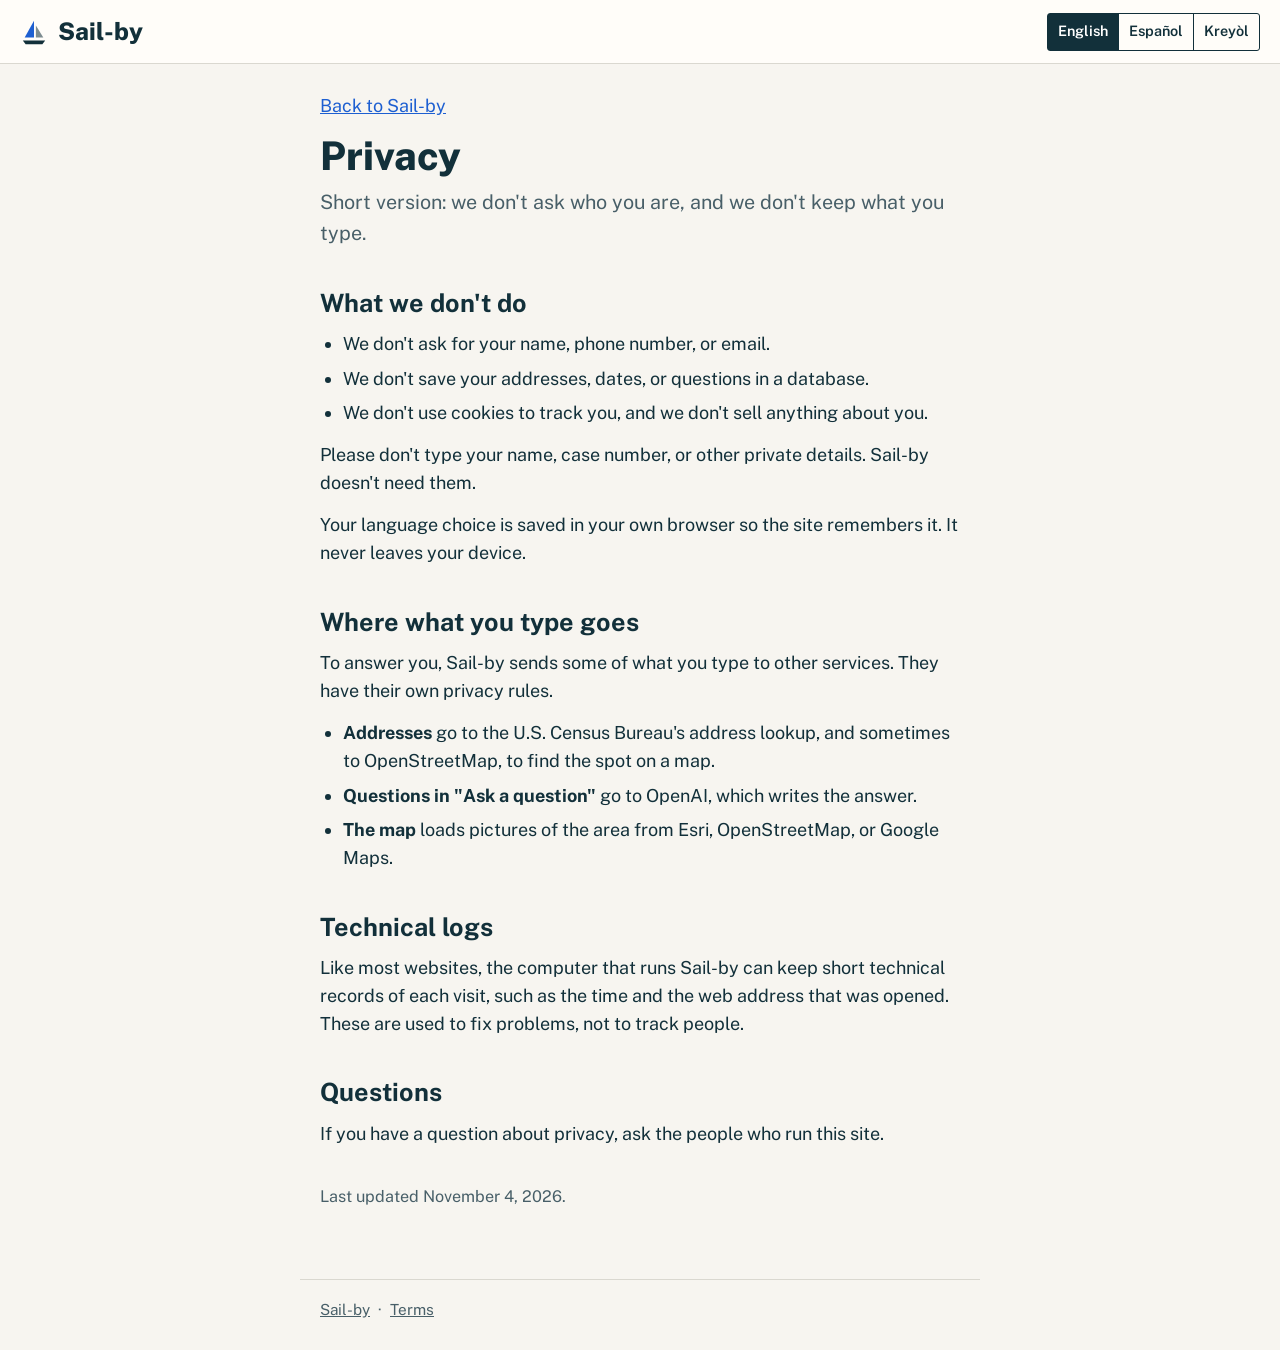
<file: static/privacy.html>
<!DOCTYPE html>
<html lang="en">
<head>
<meta charset="utf-8">
<meta name="viewport" content="width=device-width, initial-scale=1">
<title>Privacy | Sail-by</title>
<meta name="description" content="What Sail-by does and doesn't keep: no name, no account, and your addresses, dates, and questions are not saved. Where what you type goes to get you an answer.">
<link rel="canonical" href="%SITE_URL%/privacy">
<link rel="icon" href="/static/favicon.svg" type="image/svg+xml">
<link rel="icon" href="/favicon.ico" sizes="48x48" type="image/png">
<link rel="apple-touch-icon" href="/apple-touch-icon.png">
<meta property="og:type" content="website">
<meta property="og:site_name" content="Sail-by">
<meta property="og:title" content="Privacy | Sail-by">
<meta property="og:description" content="What Sail-by does and doesn't keep: no name, no account, and your addresses, dates, and questions are not saved. Where what you type goes to get you an answer.">
<meta property="og:url" content="%SITE_URL%/privacy">
<meta property="og:image" content="%SITE_URL%/static/og.png">
<meta property="og:image:width" content="1200">
<meta property="og:image:height" content="630">
<meta name="twitter:card" content="summary_large_image">
<link rel="preconnect" href="https://fonts.googleapis.com">
<link rel="preconnect" href="https://fonts.gstatic.com" crossorigin>
<link href="https://fonts.googleapis.com/css2?family=Public+Sans:wght@400;600;700;800&display=swap" rel="stylesheet">
<link rel="stylesheet" href="/static/page.css">
</head>
<body>
<header class="top"><a class="brand" href="/">
  <svg width="28" height="28" viewBox="0 0 30 30" aria-hidden="true"><path d="M15 3 L15 21 L5 21 Z" fill="#1D5FD1"/><path d="M17 8 L17 21 L25 21 Z" fill="#12303A" opacity=".55"/><path d="M3 24 L27 24 L24 28 L6 28 Z" fill="#12303A"/></svg>
  Sail-by</a>
  <div class="langs" role="group" aria-label="Language / Idioma / Lang">
    <button type="button" data-lang="en" lang="en">English</button><button type="button" data-lang="es" lang="es">Español</button><button type="button" data-lang="ht" lang="ht">Kreyòl</button>
  </div>
</header>
<main>
<p><a href="/" data-en="Back to Sail-by" data-es="Volver a Sail-by" data-ht="Retounen nan Sail-by">Back to Sail-by</a></p>
<h1 data-en="Privacy" data-es="Privacidad" data-ht="Vi prive">Privacy</h1>
<div data-lang-block="en" lang="en">
  <p class="lead">Short version: we don't ask who you are, and we don't keep what you type.</p>
  <h2>What we don't do</h2>
  <ul>
    <li>We don't ask for your name, phone number, or email.</li>
    <li>We don't save your addresses, dates, or questions in a database.</li>
    <li>We don't use cookies to track you, and we don't sell anything about you.</li>
  </ul>
  <p>Please don't type your name, case number, or other private details. Sail-by doesn't need them.</p>
  <p>Your language choice is saved in your own browser so the site remembers it. It never leaves your device.</p>
  <h2>Where what you type goes</h2>
  <p>To answer you, Sail-by sends some of what you type to other services. They have their own privacy rules.</p>
  <ul>
    <li><strong>Addresses</strong> go to the U.S. Census Bureau's address lookup, and sometimes to OpenStreetMap, to find the spot on a map.</li>
    <li><strong>Questions in "Ask a question"</strong> go to OpenAI, which writes the answer.</li>
    <li><strong>The map</strong> loads pictures of the area from Esri, OpenStreetMap, or Google Maps.</li>
  </ul>
  <h2>Technical logs</h2>
  <p>Like most websites, the computer that runs Sail-by can keep short technical records of each visit, such as the time and the web address that was opened. These are used to fix problems, not to track people.</p>
  <h2>Questions</h2>
  <p>If you have a question about privacy, ask the people who run this site.</p>
  <p class="hint">Last updated November 4, 2026.</p>
</div>
<div data-lang-block="es" lang="es" hidden>
  <p class="lead">En resumen: no te preguntamos quién eres y no guardamos lo que escribes.</p>
  <h2>Lo que no hacemos</h2>
  <ul>
    <li>No te pedimos tu nombre, número de teléfono ni correo electrónico.</li>
    <li>No guardamos tus direcciones, fechas ni preguntas en una base de datos.</li>
    <li>No usamos cookies para seguirte y no vendemos nada sobre ti.</li>
  </ul>
  <p>Por favor no escribas tu nombre, número de caso ni otros datos privados. Sail-by no los necesita.</p>
  <p>El idioma que eliges se guarda en tu propio navegador para que el sitio lo recuerde. Nunca sale de tu aparato.</p>
  <h2>A dónde va lo que escribes</h2>
  <p>Para contestarte, Sail-by envía parte de lo que escribes a otros servicios. Ellos tienen sus propias reglas de privacidad.</p>
  <ul>
    <li><strong>Las direcciones</strong> van al buscador de direcciones de la Oficina del Censo de EE. UU., y a veces a OpenStreetMap, para encontrar el lugar en el mapa.</li>
    <li><strong>Las preguntas en "Haz una pregunta"</strong> van a OpenAI, que escribe la respuesta.</li>
    <li><strong>El mapa</strong> carga imágenes de la zona desde Esri, OpenStreetMap o Google Maps.</li>
  </ul>
  <h2>Registros técnicos</h2>
  <p>Como la mayoría de los sitios web, la computadora que hace funcionar Sail-by puede guardar registros técnicos cortos de cada visita, como la hora y la dirección web que se abrió. Se usan para arreglar problemas, no para seguir a las personas.</p>
  <h2>Preguntas</h2>
  <p>Si tienes una pregunta sobre privacidad, pregúntale a las personas que manejan este sitio.</p>
  <p class="hint">Última actualización: 4 de noviembre de 2026.</p>
</div>
<div data-lang-block="ht" lang="ht" hidden>
  <p class="lead">An kout: nou pa mande ki moun ou ye, epi nou pa kenbe sa ou ekri.</p>
  <h2>Sa nou pa fè</h2>
  <ul>
    <li>Nou pa mande non ou, nimewo telefòn ou, ni imèl ou.</li>
    <li>Nou pa sove adrès ou, dat ou, ni kesyon ou nan yon baz done.</li>
    <li>Nou pa itilize cookies pou swiv ou, epi nou pa vann anyen sou ou.</li>
  </ul>
  <p>Tanpri pa ekri non ou, nimewo dosye ou, ni lòt enfòmasyon prive. Sail-by pa bezwen yo.</p>
  <p>Lang ou chwazi a sove nan pwòp navigatè ou pou sit la ka sonje l. Li pa janm kite aparèy ou.</p>
  <h2>Ki kote sa ou ekri ale</h2>
  <p>Pou reponn ou, Sail-by voye yon pati nan sa ou ekri bay lòt sèvis. Yo gen pwòp règ vi prive pa yo.</p>
  <ul>
    <li><strong>Adrès yo</strong> ale nan sèvis rechèch adrès Biwo Resansman Etazini an, epi pafwa nan OpenStreetMap, pou jwenn kote a sou kat la.</li>
    <li><strong>Kesyon nan "Poze yon kesyon"</strong> ale nan OpenAI, ki ekri repons lan.</li>
    <li><strong>Kat la</strong> chaje foto zòn nan soti nan Esri, OpenStreetMap, oswa Google Maps.</li>
  </ul>
  <h2>Dosye teknik</h2>
  <p>Tankou pifò sit entènèt, òdinatè ki fè Sail-by mache a ka kenbe ti dosye teknik pou chak vizit, tankou lè a ak adrès paj ki te louvri a. Yo sèvi ak yo pou ranje pwoblèm, pa pou swiv moun.</p>
  <h2>Kesyon</h2>
  <p>Si ou gen yon kesyon sou vi prive, mande moun ki jere sit sa a.</p>
  <p class="hint">Dènye mizajou: 4 novanm 2026.</p>
</div>
</main>
<footer class="legal"><a href="/">Sail-by</a> &nbsp;·&nbsp; <a href="/terms"><span data-lang-block="en">Terms</span><span data-lang-block="es" hidden>Términos</span><span data-lang-block="ht" hidden>Kondisyon</span></a></footer>
<script src="/static/lang.js"></script>
</body>
</html>
</file>
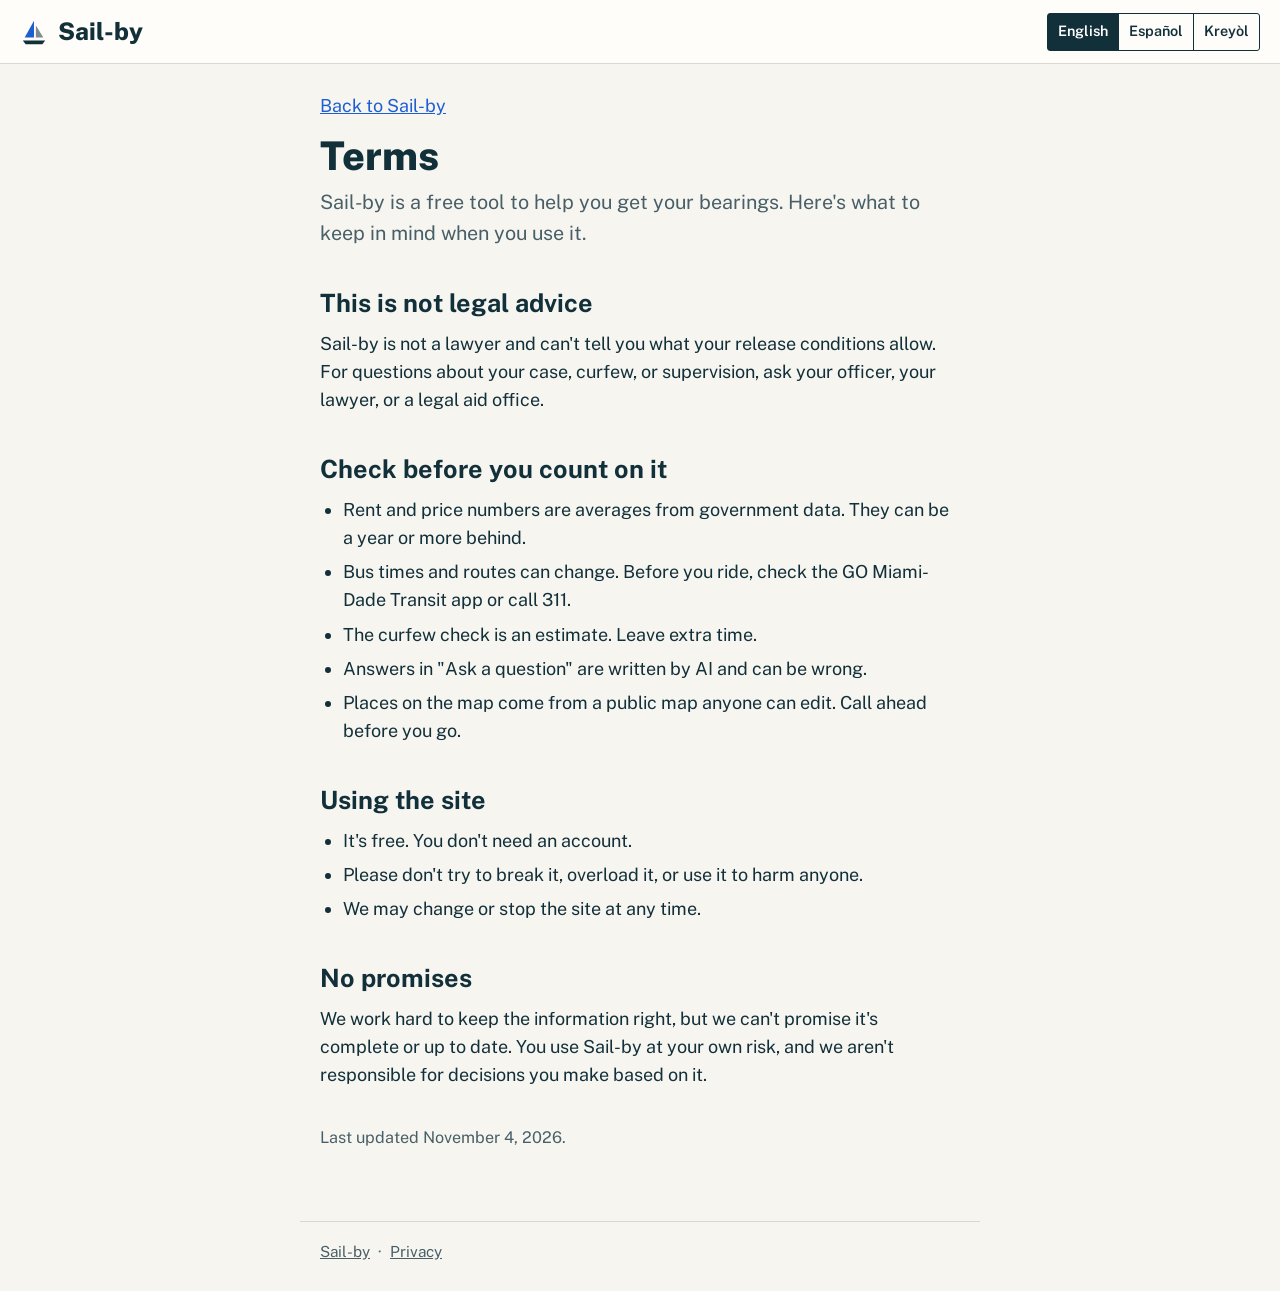
<file: static/terms.html>
<!DOCTYPE html>
<html lang="en">
<head>
<meta charset="utf-8">
<meta name="viewport" content="width=device-width, initial-scale=1">
<title>Terms | Sail-by</title>
<meta name="description" content="Sail-by is a free guide, not legal advice. Rent, prices, bus times, and AI answers can be out of date or wrong, so check before you count on them.">
<link rel="canonical" href="%SITE_URL%/terms">
<link rel="icon" href="/static/favicon.svg" type="image/svg+xml">
<link rel="icon" href="/favicon.ico" sizes="48x48" type="image/png">
<link rel="apple-touch-icon" href="/apple-touch-icon.png">
<meta property="og:type" content="website">
<meta property="og:site_name" content="Sail-by">
<meta property="og:title" content="Terms | Sail-by">
<meta property="og:description" content="Sail-by is a free guide, not legal advice. Rent, prices, bus times, and AI answers can be out of date or wrong, so check before you count on them.">
<meta property="og:url" content="%SITE_URL%/terms">
<meta property="og:image" content="%SITE_URL%/static/og.png">
<meta property="og:image:width" content="1200">
<meta property="og:image:height" content="630">
<meta name="twitter:card" content="summary_large_image">
<link rel="preconnect" href="https://fonts.googleapis.com">
<link rel="preconnect" href="https://fonts.gstatic.com" crossorigin>
<link href="https://fonts.googleapis.com/css2?family=Public+Sans:wght@400;600;700;800&display=swap" rel="stylesheet">
<link rel="stylesheet" href="/static/page.css">
</head>
<body>
<header class="top"><a class="brand" href="/">
  <svg width="28" height="28" viewBox="0 0 30 30" aria-hidden="true"><path d="M15 3 L15 21 L5 21 Z" fill="#1D5FD1"/><path d="M17 8 L17 21 L25 21 Z" fill="#12303A" opacity=".55"/><path d="M3 24 L27 24 L24 28 L6 28 Z" fill="#12303A"/></svg>
  Sail-by</a>
  <div class="langs" role="group" aria-label="Language / Idioma / Lang">
    <button type="button" data-lang="en" lang="en">English</button><button type="button" data-lang="es" lang="es">Español</button><button type="button" data-lang="ht" lang="ht">Kreyòl</button>
  </div>
</header>
<main>
<p><a href="/" data-en="Back to Sail-by" data-es="Volver a Sail-by" data-ht="Retounen nan Sail-by">Back to Sail-by</a></p>
<h1 data-en="Terms" data-es="Términos" data-ht="Kondisyon">Terms</h1>
<div data-lang-block="en" lang="en">
  <p class="lead">Sail-by is a free tool to help you get your bearings. Here's what to keep in mind when you use it.</p>
  <h2>This is not legal advice</h2>
  <p>Sail-by is not a lawyer and can't tell you what your release conditions allow. For questions about your case, curfew, or supervision, ask your officer, your lawyer, or a legal aid office.</p>
  <h2>Check before you count on it</h2>
  <ul>
    <li>Rent and price numbers are averages from government data. They can be a year or more behind.</li>
    <li>Bus times and routes can change. Before you ride, check the GO Miami-Dade Transit app or call 311.</li>
    <li>The curfew check is an estimate. Leave extra time.</li>
    <li>Answers in "Ask a question" are written by AI and can be wrong.</li>
    <li>Places on the map come from a public map anyone can edit. Call ahead before you go.</li>
  </ul>
  <h2>Using the site</h2>
  <ul>
    <li>It's free. You don't need an account.</li>
    <li>Please don't try to break it, overload it, or use it to harm anyone.</li>
    <li>We may change or stop the site at any time.</li>
  </ul>
  <h2>No promises</h2>
  <p>We work hard to keep the information right, but we can't promise it's complete or up to date. You use Sail-by at your own risk, and we aren't responsible for decisions you make based on it.</p>
  <p class="hint">Last updated November 4, 2026.</p>
</div>
<div data-lang-block="es" lang="es" hidden>
  <p class="lead">Sail-by es una herramienta gratis para ayudarte a ubicarte. Esto es lo que debes tener en cuenta al usarla.</p>
  <h2>Esto no es consejo legal</h2>
  <p>Sail-by no es un abogado y no puede decirte qué permiten tus condiciones de salida. Para preguntas sobre tu caso, tu toque de queda o tu supervisión, pregúntale a tu oficial, a tu abogado o a una oficina de ayuda legal.</p>
  <h2>Confirma antes de contar con esto</h2>
  <ul>
    <li>Los números de alquiler y precios son promedios de datos del gobierno. Pueden estar atrasados un año o más.</li>
    <li>Los horarios y las rutas de bus pueden cambiar. Antes de viajar, revisa la aplicación GO Miami-Dade Transit o llama al 311.</li>
    <li>El cálculo del toque de queda es aproximado. Deja tiempo de sobra.</li>
    <li>Las respuestas en "Haz una pregunta" las escribe una inteligencia artificial y pueden estar equivocadas.</li>
    <li>Los lugares del mapa vienen de un mapa público que cualquiera puede editar. Llama antes de ir.</li>
  </ul>
  <h2>Cómo usar el sitio</h2>
  <ul>
    <li>Es gratis. No necesitas una cuenta.</li>
    <li>Por favor no intentes dañarlo, sobrecargarlo ni usarlo para hacerle daño a nadie.</li>
    <li>Podemos cambiar o cerrar el sitio en cualquier momento.</li>
  </ul>
  <h2>Sin garantías</h2>
  <p>Trabajamos duro para que la información esté bien, pero no podemos prometer que esté completa o al día. Usas Sail-by bajo tu propio riesgo, y no somos responsables de las decisiones que tomes basándote en él.</p>
  <p class="hint">Última actualización: 4 de noviembre de 2026.</p>
</div>
<div data-lang-block="ht" lang="ht" hidden>
  <p class="lead">Sail-by se yon zouti gratis pou ede ou jwenn wout ou. Men sa pou ou sonje lè w ap sèvi avè l.</p>
  <h2>Sa a se pa konsèy legal</h2>
  <p>Sail-by se pa yon avoka epi li pa ka di ou sa kondisyon liberasyon ou pèmèt. Pou kesyon sou dosye ou, kouvrefe ou, oswa sipèvizyon ou, mande ofisye ou, avoka ou, oswa yon biwo èd legal.</p>
  <h2>Tcheke anvan ou konte sou li</h2>
  <ul>
    <li>Chif lwaye ak pri yo se mwayèn ki soti nan done gouvènman an. Yo ka an reta yon ane oswa plis.</li>
    <li>Lè ak wout bis yo ka chanje. Anvan ou monte, tcheke aplikasyon GO Miami-Dade Transit la oswa rele 311.</li>
    <li>Kalkil kouvrefe a se yon estimasyon. Kite tan anplis.</li>
    <li>Repons nan "Poze yon kesyon" se entèlijans atifisyèl ki ekri yo, epi yo ka fè erè.</li>
    <li>Kote ki sou kat la soti nan yon kat piblik tout moun ka modifye. Rele anvan ou ale.</li>
  </ul>
  <h2>Kijan pou sèvi ak sit la</h2>
  <ul>
    <li>Li gratis. Ou pa bezwen yon kont.</li>
    <li>Tanpri pa eseye kraze l, chaje l twòp, oswa sèvi avè l pou fè moun mal.</li>
    <li>Nou ka chanje oswa fèmen sit la nenpòt ki lè.</li>
  </ul>
  <h2>Pa gen garanti</h2>
  <p>Nou travay di pou enfòmasyon yo kòrèk, men nou pa ka pwomèt yo konplè oswa ajou. Ou sèvi ak Sail-by sou pwòp risk ou, epi nou pa responsab desizyon ou pran sou baz li.</p>
  <p class="hint">Dènye mizajou: 4 novanm 2026.</p>
</div>
</main>
<footer class="legal"><a href="/">Sail-by</a> &nbsp;·&nbsp; <a href="/privacy"><span data-lang-block="en">Privacy</span><span data-lang-block="es" hidden>Privacidad</span><span data-lang-block="ht" hidden>Vi prive</span></a></footer>
<script src="/static/lang.js"></script>
</body>
</html>
</file>
<file: static/page.css>
/* Shared look for the simple text pages (Privacy, Terms). Matches index.html. */
:root { --ink:#12303A; --muted:#485f68; --bay-d:#054F59; --line:#DAD8D0; --bg:#F7F5F0; --surface:#FFFDF9; }
* { box-sizing: border-box; }
html { font-size: 18px; }
body { margin: 0; color: var(--ink); background: var(--bg); line-height: 1.55; font-family: "Public Sans", "Segoe UI", Arial, sans-serif; }
a { color: var(--bay-d); }
a:hover { color: var(--ink); }
:focus-visible { outline: 3px solid #f2a900; outline-offset: 2px; }
.top { display: flex; align-items: center; height: 64px; padding: 0 20px; background: var(--surface); border-bottom: 1px solid var(--line); }
.brand { display: flex; align-items: center; gap: 10px; font-size: 1.35rem; font-weight: 700; color: var(--ink); text-decoration: none; }
main { max-width: 680px; margin: 0 auto; padding: 28px 20px 56px; }
h1, .brand { font-weight: 800; }
h1 { font-size: 2.2rem; line-height: 1.1; margin: .4rem 0 .5rem; }
h2 { font-size: 1.4rem; margin: 2rem 0 .4rem; }
p { margin: 0 0 .8rem; }
ul { padding-left: 1.3rem; margin: 0 0 .8rem; }
li { margin: .35rem 0; }
.lead { color: var(--muted); font-size: 1.1rem; }
.hint { color: var(--muted); font-size: .9rem; margin-top: 2rem; }
.legal { max-width: 680px; margin: 0 auto; padding: 18px 20px 28px; font-size: .85rem; color: var(--muted); border-top: 1px solid var(--line); }
.legal a { color: var(--muted); }
.top { justify-content: space-between; gap: 12px; }
.brand svg { flex: none; }
.langs { display: flex; border: 1px solid var(--ink); border-radius: 3px; }
.langs button { min-height: 36px; padding: 0 10px; font: inherit; font-size: .8rem; font-weight: 600; color: var(--ink); background: transparent; border: 0; cursor: pointer; }
.langs button + button { border-left: 1px solid var(--ink); }
.langs button[aria-pressed="true"] { background: var(--ink); color: #fff; }
[hidden] { display: none !important; }
a { color: #1D5FD1; }
@media (max-width: 420px) { .top { padding: 0 12px; } .brand { font-size: 1.15rem; } .langs button { padding: 0 7px; font-size: .74rem; } }
</file>
